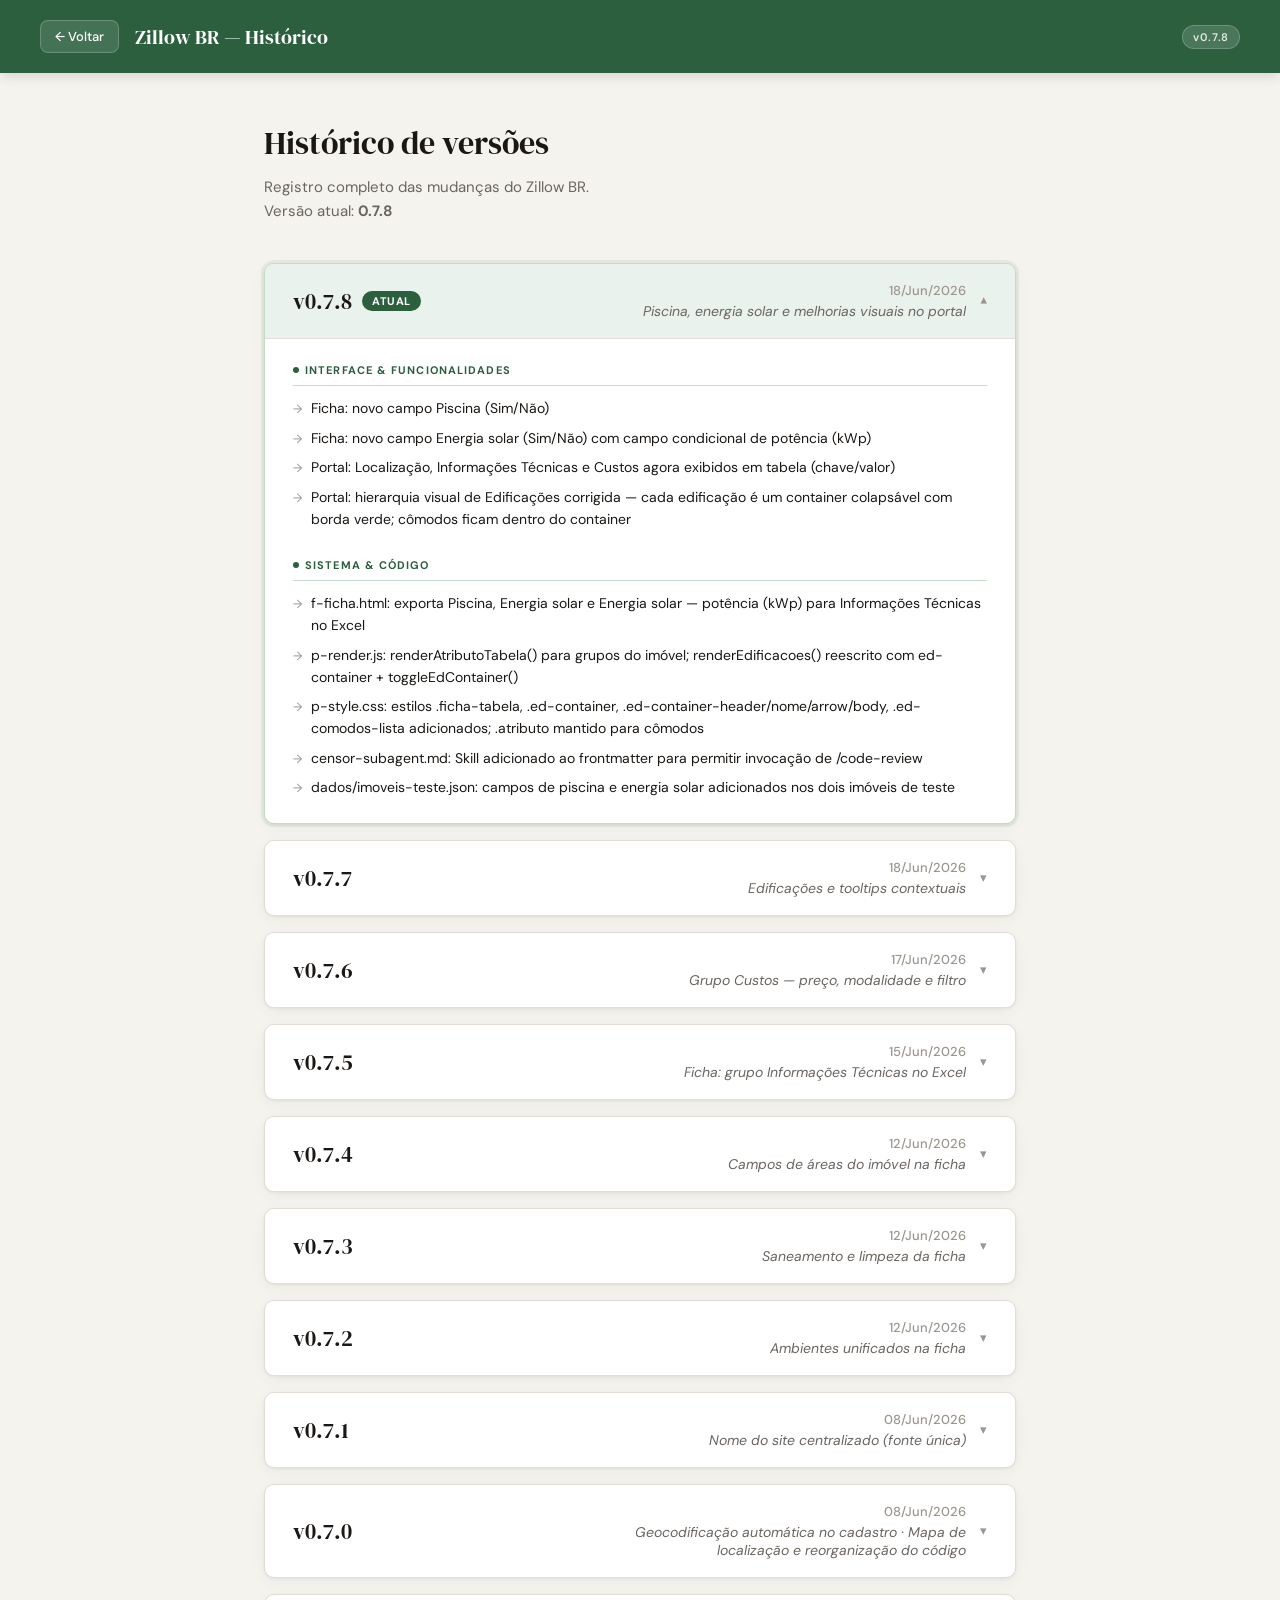
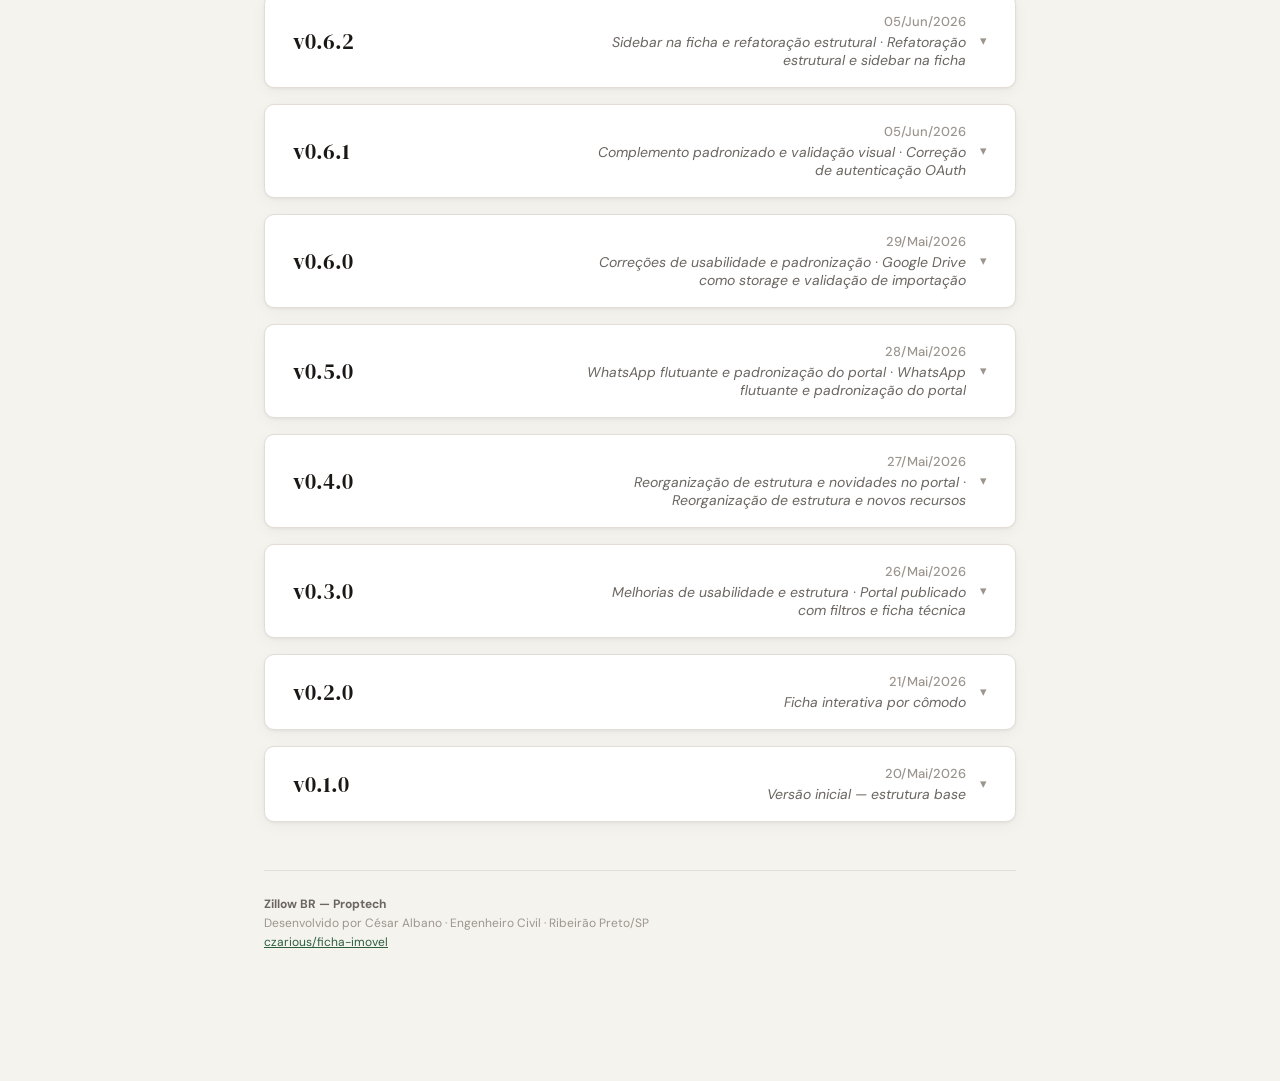
<file: g-changelog.html>
<!-- arquivo: g-changelog.html | versao: 0.7.1 -->
<!DOCTYPE html>
<html lang="pt-BR">
<head>
  <meta charset="UTF-8">
  <meta name="viewport" content="width=device-width, initial-scale=1.0">
  <title>Histórico de versões</title>
  <link rel="preconnect" href="https://fonts.gstatic.com" crossorigin>
  <link href="https://fonts.googleapis.com/css2?family=DM+Serif+Display&family=DM+Sans:wght@300;400;500;600&display=swap" rel="stylesheet">
  <style>
    :root{--bg:#F5F3EE;--surface:#FFFFFF;--surface2:#F9F8F5;--border:#E2DDD6;--text:#1A1714;--text2:#6B6560;--text3:#9C958E;--accent:#2B5F3E;--accent-light:#EAF2ED;--accent-border:#C3DBC9;--radius:10px;--shadow:0 1px 3px rgba(0,0,0,0.06),0 4px 16px rgba(0,0,0,0.04);}
    *{box-sizing:border-box;margin:0;padding:0;}
    body{font-family:'DM Sans',sans-serif;background:var(--bg);color:var(--text);min-height:100vh;padding-bottom:80px;}
    header{background:var(--accent);padding:20px 40px;display:flex;align-items:center;justify-content:space-between;position:sticky;top:0;z-index:10;box-shadow:0 2px 12px rgba(0,0,0,0.15);}
    .header-left{display:flex;align-items:center;gap:16px;}
    .btn-voltar{display:flex;align-items:center;gap:6px;background:rgba(255,255,255,0.12);border:1px solid rgba(255,255,255,0.2);color:white;border-radius:8px;padding:7px 14px;font-family:'DM Sans',sans-serif;font-size:13px;font-weight:500;cursor:pointer;text-decoration:none;transition:background 0.15s;}
    .btn-voltar:hover{background:rgba(255,255,255,0.22);}
    .header-titulo{font-family:'DM Serif Display',serif;color:white;font-size:20px;font-weight:400;}
    .header-badge{background:rgba(255,255,255,0.15);color:rgba(255,255,255,0.85);font-size:11px;font-weight:600;padding:4px 10px;border-radius:20px;letter-spacing:0.06em;border:1px solid rgba(255,255,255,0.2);}
    .container{max-width:800px;margin:0 auto;padding:48px 24px;}
    .intro{margin-bottom:40px;}
    .intro h1{font-family:'DM Serif Display',serif;font-size:32px;font-weight:400;color:var(--text);margin-bottom:10px;}
    .intro p{font-size:15px;color:var(--text2);line-height:1.6;}
    .versao-card{background:var(--surface);border:1px solid var(--border);border-radius:var(--radius);box-shadow:var(--shadow);margin-bottom:16px;overflow:hidden;}
    .versao-card.atual{border-color:var(--accent-border);box-shadow:0 0 0 3px rgba(43,95,62,0.07),var(--shadow);}
    .versao-header{padding:18px 28px;display:flex;align-items:center;justify-content:space-between;gap:16px;}
    .versao-card.atual .versao-header{background:var(--accent-light);}
    .versao-numero{font-family:'DM Serif Display',serif;font-size:22px;font-weight:400;color:var(--text);display:flex;align-items:center;gap:10px;}
    .tag-atual{font-family:'DM Sans',sans-serif;font-size:11px;font-weight:700;background:var(--accent);color:white;padding:3px 10px;border-radius:20px;letter-spacing:0.05em;text-transform:uppercase;}
    .versao-meta{text-align:right;}
    .versao-data{font-size:13px;color:var(--text3);font-weight:500;}
    .versao-titulo{font-size:14px;color:var(--text2);margin-top:3px;font-style:italic;}
    .titulo-1linha{white-space:nowrap;overflow:hidden;text-overflow:ellipsis;max-width:380px;margin-left:auto;}
    .titulo-2linhas{display:-webkit-box;-webkit-line-clamp:2;-webkit-box-orient:vertical;overflow:hidden;max-width:380px;margin-left:auto;}
    .versao-body{padding:24px 28px;border-top:1px solid var(--border);}
    .categoria-bloco{margin-bottom:28px;}
    .categoria-bloco:last-child{margin-bottom:0;}
    .categoria-titulo{font-size:11px;font-weight:700;color:var(--accent);text-transform:uppercase;letter-spacing:0.1em;margin-bottom:12px;padding-bottom:8px;border-bottom:1px solid var(--accent-border);display:flex;align-items:center;gap:6px;}
    .categoria-titulo::before{content:'';display:inline-block;width:6px;height:6px;background:var(--accent);border-radius:50%;flex-shrink:0;}
    .itens-lista{list-style:none;display:flex;flex-direction:column;gap:8px;}
    .itens-lista li{font-size:14px;color:var(--text);line-height:1.55;padding-left:18px;position:relative;}
    .itens-lista li::before{content:'→';position:absolute;left:0;color:var(--text3);font-size:12px;top:2px;}
    .rodape{margin-top:48px;padding-top:24px;border-top:1px solid var(--border);}
    .rodape-info{font-size:12px;color:var(--text3);line-height:1.6;}
    .rodape-info strong{color:var(--text2);}
    .rodape-info a{color:var(--accent);}

    /* ── Accordion ───────────────────────────────────── */
    .acc-header{cursor:pointer;user-select:none;}
    .acc-header-right{display:flex;align-items:center;gap:14px;}
    .acc-arrow{font-size:13px;color:var(--text3);transition:transform .2s;flex-shrink:0;}
    .acc.aberto > .acc-header .acc-arrow{transform:rotate(180deg);}
    .acc-body{display:none;}
    .acc.aberto > .acc-body{display:block;}
    .acc-body-split{padding:8px 0 4px;}
    .acc-sub{border:1px solid var(--border);border-radius:8px;margin:14px 28px;overflow:hidden;}
    .acc-sub-header{display:flex;align-items:center;justify-content:space-between;gap:12px;padding:13px 20px;background:var(--surface2);}
    .acc-sub-titulo{font-size:14px;font-weight:600;color:var(--text);flex:1;min-width:0;overflow:hidden;text-overflow:ellipsis;white-space:nowrap;}
    .acc-sub .versao-body{padding:18px 20px;}

    @media(max-width:600px){header{padding:16px 18px;}.container{padding:28px 14px;}.versao-header{padding:16px 18px;}.versao-body{padding:16px 18px;}.versao-meta{text-align:left;}.acc-sub{margin:12px 14px;}}
  </style>
</head>
<body>
<header>
  <div class="header-left">
    <button class="btn-voltar" onclick="voltar()">← Voltar</button>
    <span class="header-titulo" id="cab-titulo"></span>
  </div>
  <span class="header-badge" id="badge-versao">v0.0.0</span>
</header>

<div class="container">
  <div class="intro">
    <h1>Histórico de versões</h1>
    <p>Registro completo das mudanças do <span id="intro-nome"></span>.<br>
    Versão atual: <strong id="versao-atual-texto">0.0.0</strong></p>
  </div>

  <div id="lista"></div>

  <div class="rodape">
    <div class="rodape-info">
      <strong id="rodape-nome"></strong><br>
      Desenvolvido por César Albano · Engenheiro Civil · Ribeirão Preto/SP<br>
      <a href="https://github.com/czarious/ficha-imovel" target="_blank">czarious/ficha-imovel</a>
    </div>
  </div>
</div>

<script src="js/g-config.js"></script>
<script src="js/g-versao.js"></script>
<script>
  document.getElementById('badge-versao').textContent       = 'v' + VERSAO_PORTAL;
  document.getElementById('versao-atual-texto').textContent = VERSAO_PORTAL;

  /* Nome do site — fonte única: APP_NOME (g-config.js) */
  document.title = 'Histórico de versões — ' + APP_NOME;
  document.getElementById('cab-titulo').textContent  = APP_NOME + ' — Histórico';
  document.getElementById('intro-nome').textContent  = APP_NOME;
  document.getElementById('rodape-nome').textContent = APP_NOME + ' — Proptech';

  function voltar() {
    if (history.length > 1) history.back();
    else window.location.href = 'index.html';
  }

  /* ── helpers de render ───────────────────────────────── */
  function cmpVersaoDesc(a, b) {
    const pa = a.split('.').map(Number), pb = b.split('.').map(Number);
    for (let i = 0; i < 3; i++) {
      if ((pa[i] || 0) !== (pb[i] || 0)) return (pb[i] || 0) - (pa[i] || 0);
    }
    return 0;
  }
  function renderGrupos(grupos) {
    return (grupos || []).map(g => `
      <div class="categoria-bloco">
        <div class="categoria-titulo">${g.categoria}</div>
        <ul class="itens-lista">${g.itens.map(i => `<li>${i}</li>`).join('')}</ul>
      </div>`).join('');
  }

  /* ── mapeia as 3 fontes por número de versão ─────────── */
  const porVersao = (arr) => Object.fromEntries((arr || []).map(v => [v.versao, v]));
  const geral  = porVersao(typeof CHANGELOG_GERAL !== 'undefined' ? CHANGELOG_GERAL : []);
  const ficha  = porVersao(CHANGELOG);
  const portal = porVersao(CHANGELOG_PORTAL);

  const versoes = [...new Set([
    ...Object.keys(geral), ...Object.keys(ficha), ...Object.keys(portal)
  ])].sort(cmpVersaoDesc);

  const lista = document.getElementById('lista');

  versoes.forEach(v => {
    const isAtual = (v === VERSAO_PORTAL);
    const abertaCls = isAtual ? ' atual aberto' : '';
    const tag = isAtual ? '<span class="tag-atual">Atual</span>' : '';
    let bloco;

    if (geral[v]) {
      /* Unificada (≥ 0.7.1): accordion único, sem divisão */
      const e = geral[v];
      bloco = `
        <div class="acc versao-card${abertaCls}">
          <div class="acc-header versao-header">
            <div class="versao-numero">v${v}${tag}</div>
            <div class="acc-header-right">
              <div class="versao-meta">
                <div class="versao-data">${e.data || ''}</div>
                <div class="versao-titulo titulo-1linha">${e.titulo || ''}</div>
              </div>
              <span class="acc-arrow">▾</span>
            </div>
          </div>
          <div class="acc-body versao-body">${renderGrupos(e.grupos)}</div>
        </div>`;
    } else {
      /* Antiga (≤ 0.7.0): versão → Ficha / Portal (cada um abre sozinho) */
      const f = ficha[v], p = portal[v];
      const resumo = [f && f.titulo, p && p.titulo].filter(Boolean).join(' · ');
      const data   = (f && f.data) || (p && p.data) || '';
      const sub = (rotulo, e) => e ? `
        <div class="acc acc-sub">
          <div class="acc-header acc-sub-header">
            <span class="acc-sub-titulo">${rotulo} — ${e.titulo || ''}</span>
            <span class="acc-arrow">▾</span>
          </div>
          <div class="acc-body versao-body">${renderGrupos(e.grupos)}</div>
        </div>` : '';
      bloco = `
        <div class="acc versao-card${abertaCls}">
          <div class="acc-header versao-header">
            <div class="versao-numero">v${v}${tag}</div>
            <div class="acc-header-right">
              <div class="versao-meta"><div class="versao-data">${data}</div><div class="versao-titulo titulo-2linhas">${resumo}</div></div>
              <span class="acc-arrow">▾</span>
            </div>
          </div>
          <div class="acc-body acc-body-split">
            ${sub('Ficha', f)}
            ${sub('Portal', p)}
          </div>
        </div>`;
    }
    lista.insertAdjacentHTML('beforeend', bloco);
  });

  /* ── toggle delegado (funciona aninhado: pega o header mais próximo) ── */
  lista.addEventListener('click', (e) => {
    const header = e.target.closest('.acc-header');
    if (!header) return;
    const acc = header.closest('.acc');
    if (acc) acc.classList.toggle('aberto');
  });
</script>
</body>
</html>
</file>
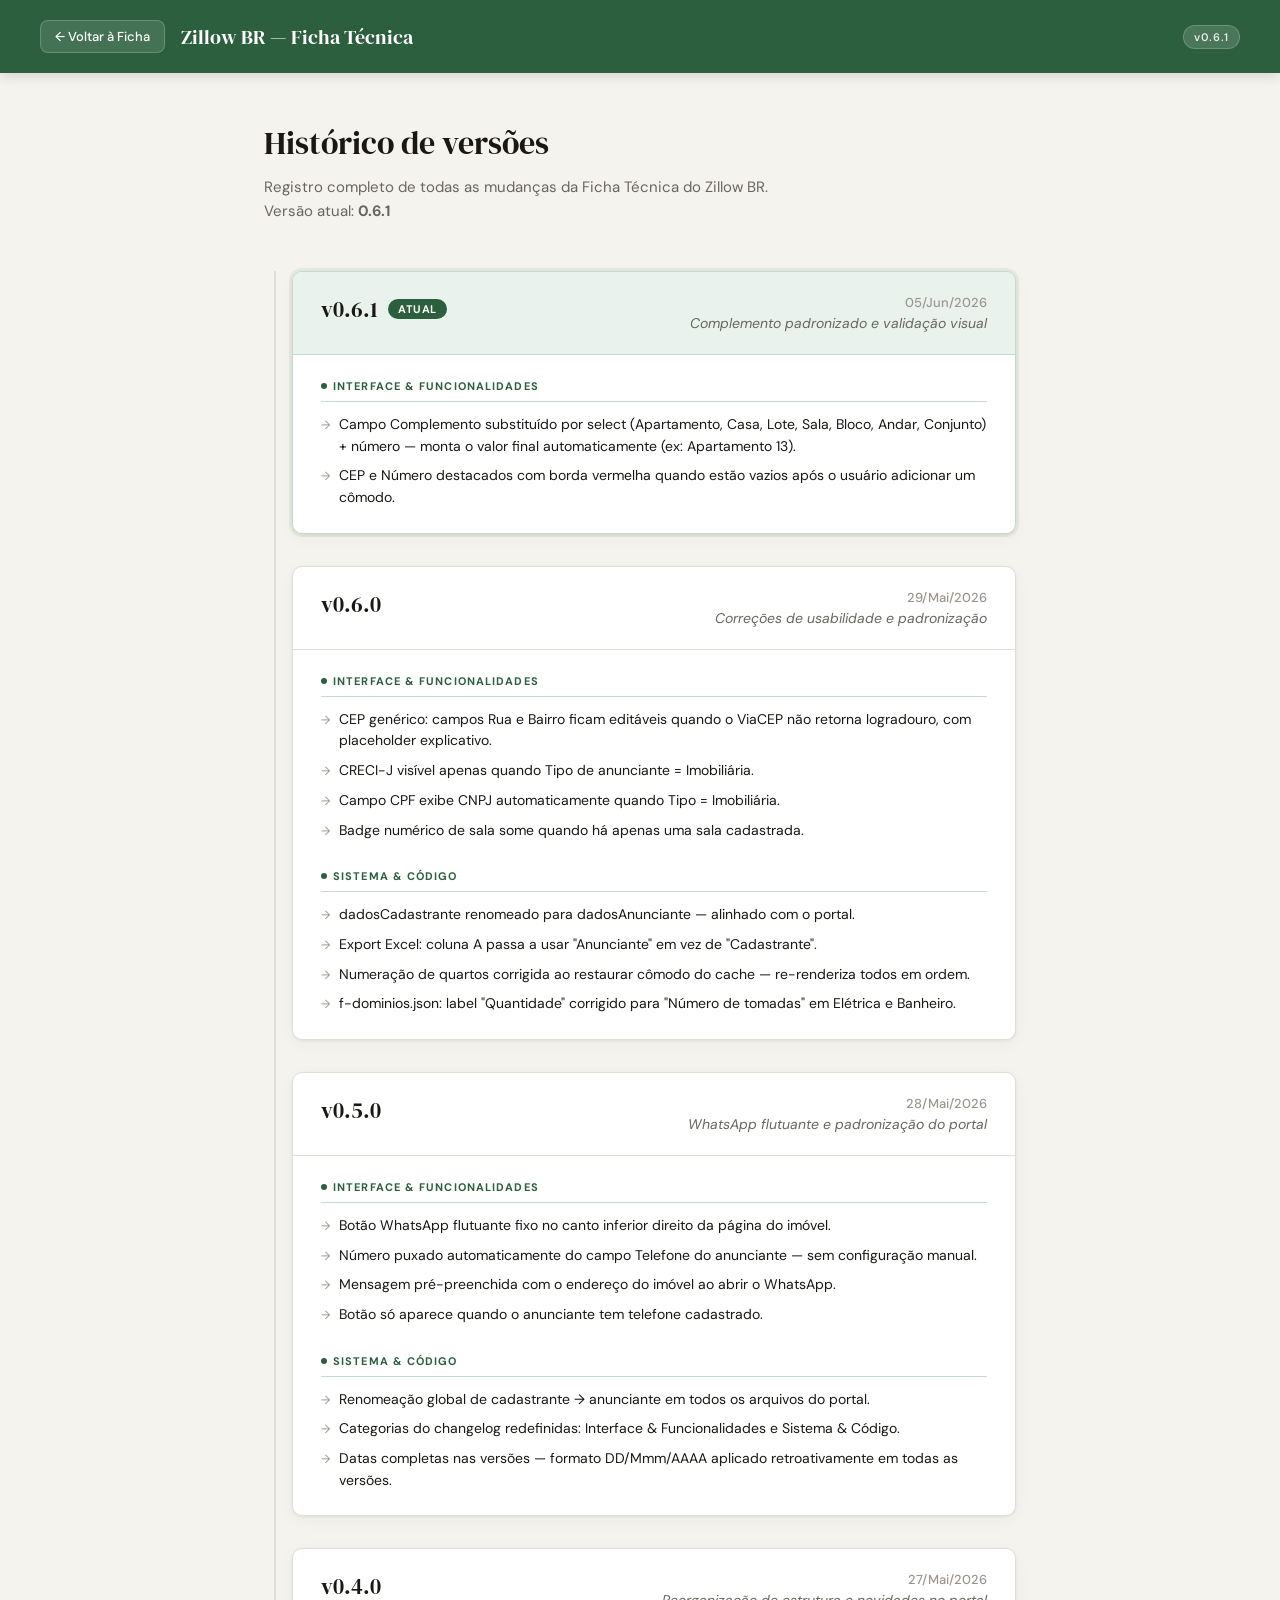
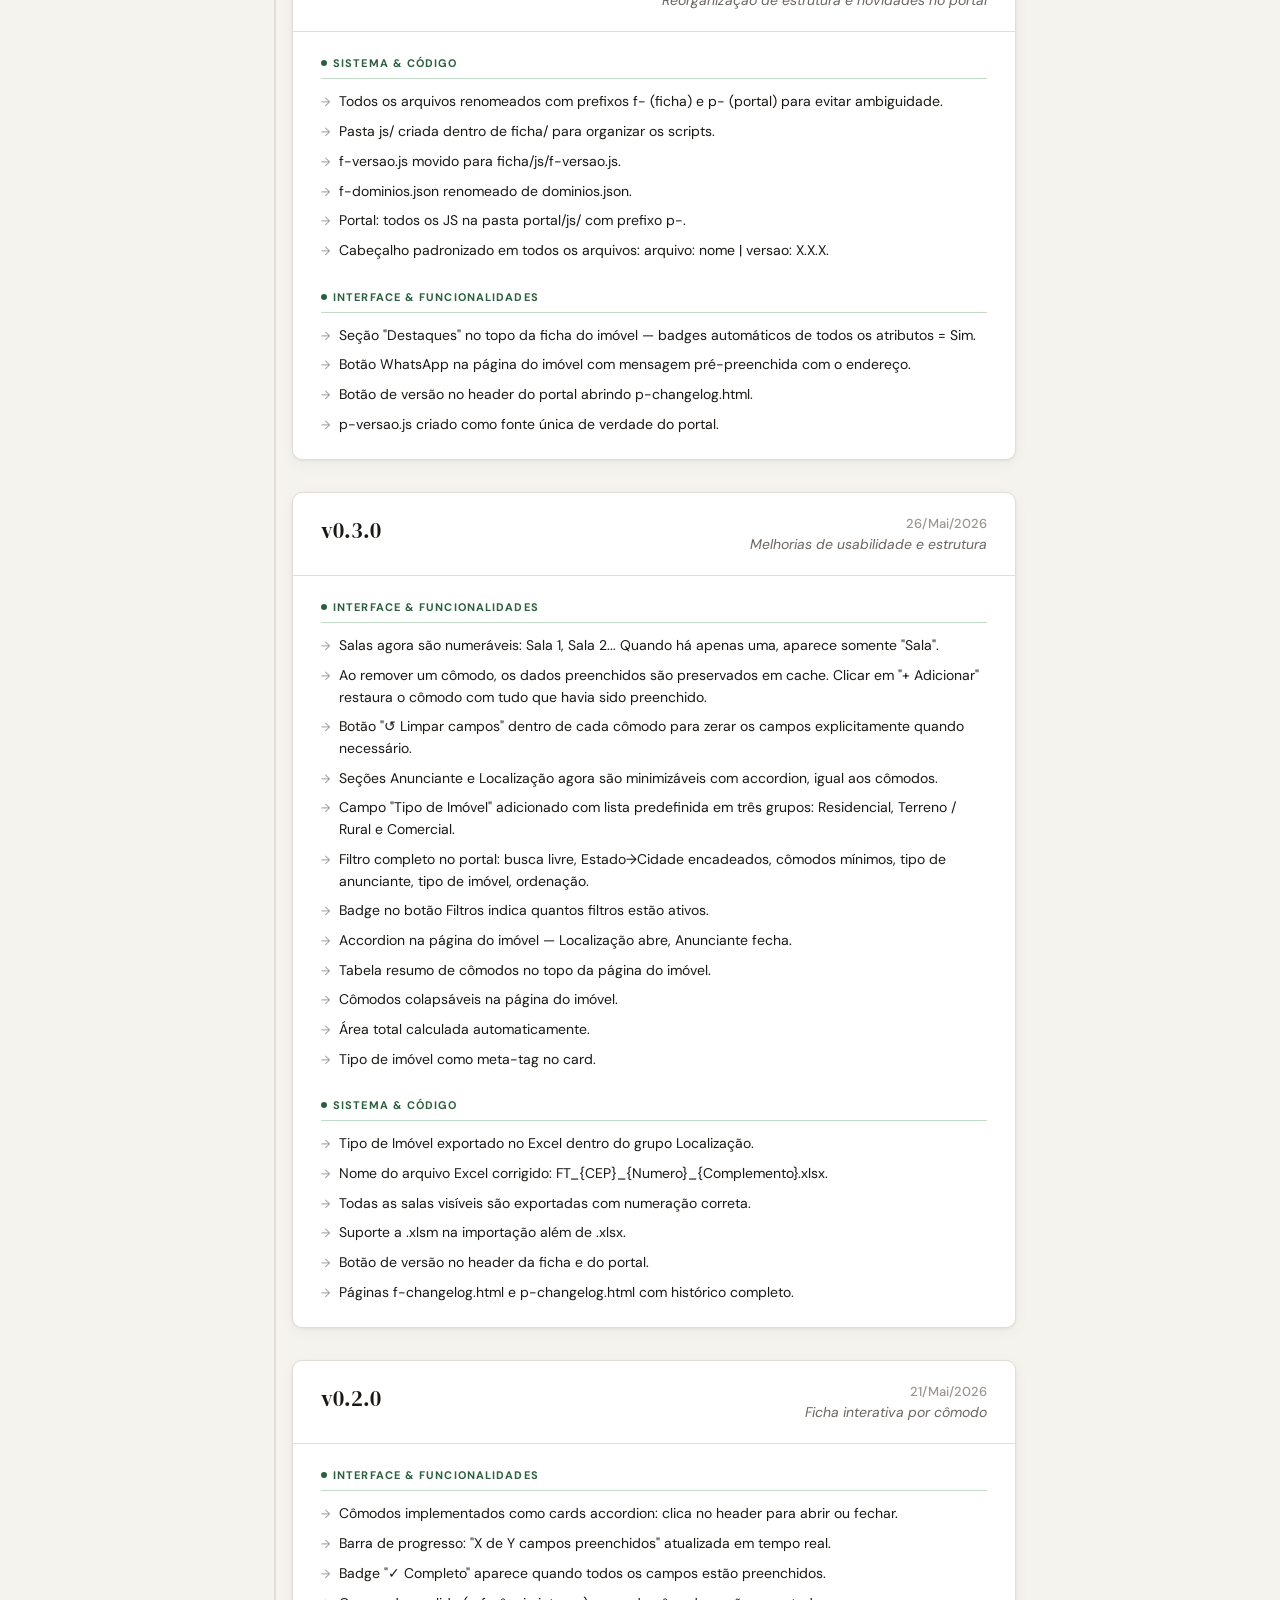
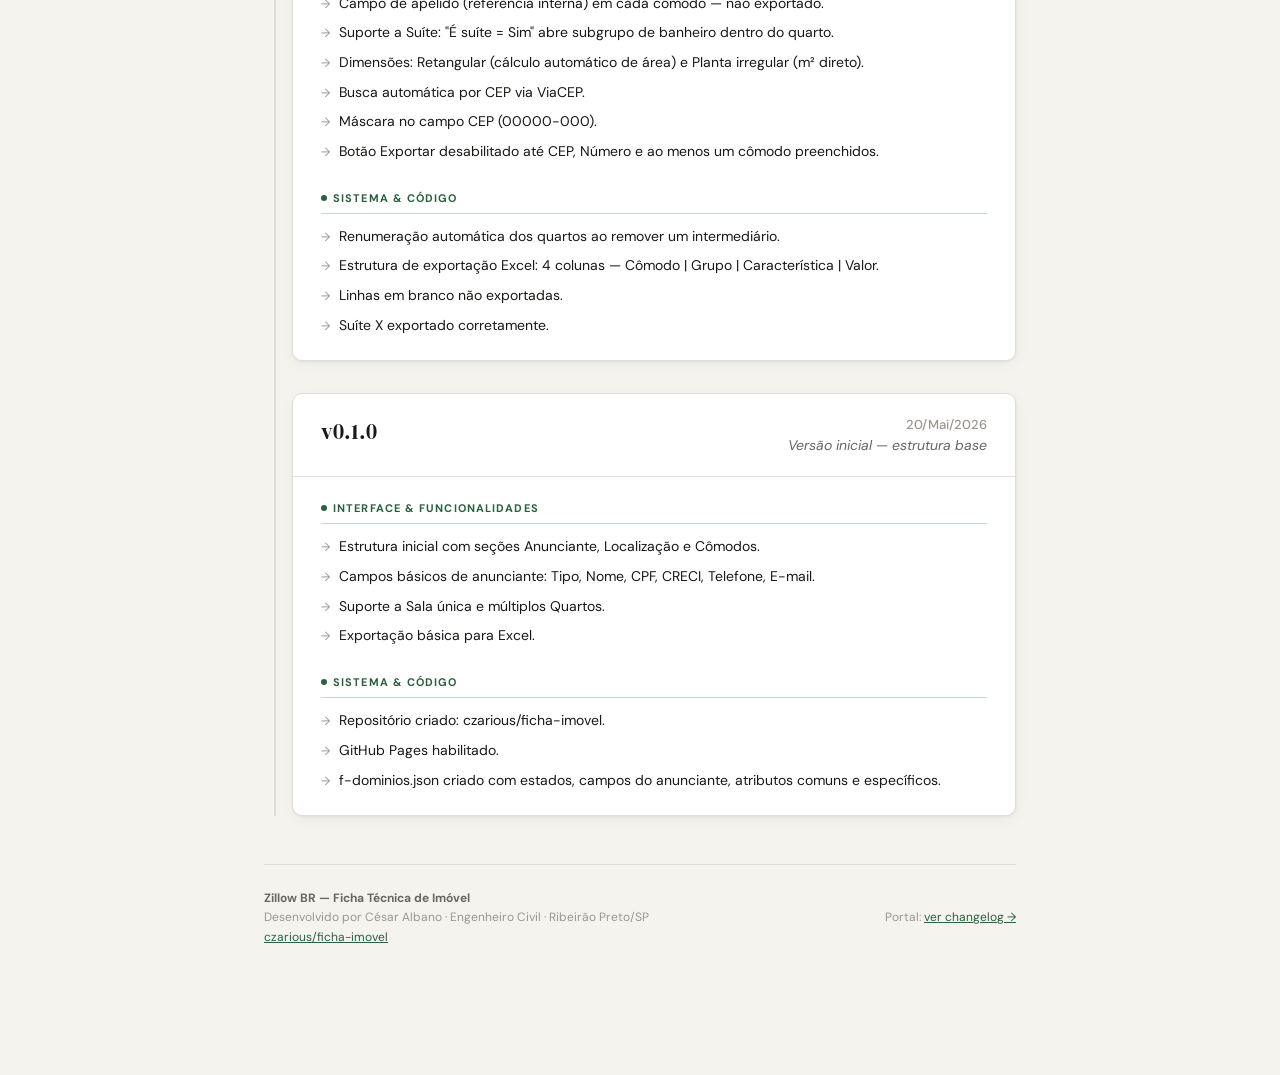
<file: ficha/f-changelog.html>
<!-- arquivo: f-changelog.html | versao: 0.4.0 -->
<!DOCTYPE html>
<html lang="pt-BR">
<head>
  <meta charset="UTF-8">
  <meta name="viewport" content="width=device-width, initial-scale=1.0">
  <title>Changelog — Zillow BR Ficha Técnica</title>
  <link href="https://fonts.googleapis.com/css2?family=DM+Serif+Display&family=DM+Sans:wght@300;400;500;600&display=swap" rel="stylesheet">
  <style>
    :root{--bg:#F5F3EE;--surface:#FFFFFF;--surface2:#F9F8F5;--border:#E2DDD6;--text:#1A1714;--text2:#6B6560;--text3:#9C958E;--accent:#2B5F3E;--accent-light:#EAF2ED;--accent-border:#C3DBC9;--radius:10px;--shadow:0 1px 3px rgba(0,0,0,0.06),0 4px 16px rgba(0,0,0,0.04);}
    *{box-sizing:border-box;margin:0;padding:0;}
    body{font-family:'DM Sans',sans-serif;background:var(--bg);color:var(--text);min-height:100vh;padding-bottom:80px;}
    header{background:var(--accent);padding:20px 40px;display:flex;align-items:center;justify-content:space-between;position:sticky;top:0;z-index:10;box-shadow:0 2px 12px rgba(0,0,0,0.15);}
    .header-left{display:flex;align-items:center;gap:16px;}
    .btn-voltar{display:flex;align-items:center;gap:6px;background:rgba(255,255,255,0.12);border:1px solid rgba(255,255,255,0.2);color:white;border-radius:8px;padding:7px 14px;font-family:'DM Sans',sans-serif;font-size:13px;font-weight:500;cursor:pointer;text-decoration:none;transition:background 0.15s;}
    .btn-voltar:hover{background:rgba(255,255,255,0.22);}
    .header-titulo{font-family:'DM Serif Display',serif;color:white;font-size:20px;font-weight:400;}
    .header-badge{background:rgba(255,255,255,0.15);color:rgba(255,255,255,0.85);font-size:11px;font-weight:600;padding:4px 10px;border-radius:20px;letter-spacing:0.06em;border:1px solid rgba(255,255,255,0.2);}
    .container{max-width:800px;margin:0 auto;padding:48px 24px;}
    .intro{margin-bottom:48px;}
    .intro h1{font-family:'DM Serif Display',serif;font-size:32px;font-weight:400;color:var(--text);margin-bottom:10px;}
    .intro p{font-size:15px;color:var(--text2);line-height:1.6;}
    .timeline{position:relative;padding-left:28px;}
    .timeline::before{content:'';position:absolute;left:10px;top:0;bottom:0;width:2px;background:var(--border);}
    .versao-card{background:var(--surface);border:1px solid var(--border);border-radius:var(--radius);box-shadow:var(--shadow);margin-bottom:32px;overflow:hidden;position:relative;}
    .versao-card::before{content:'';position:absolute;left:-23px;top:28px;width:10px;height:10px;border-radius:50%;background:var(--border);border:2px solid var(--bg);z-index:1;}
    .versao-card.atual{border-color:var(--accent-border);box-shadow:0 0 0 3px rgba(43,95,62,0.07),var(--shadow);}
    .versao-card.atual::before{background:var(--accent);box-shadow:0 0 0 3px rgba(43,95,62,0.2);}
    .versao-header{padding:22px 28px;border-bottom:1px solid var(--border);display:flex;align-items:flex-start;justify-content:space-between;gap:16px;flex-wrap:wrap;}
    .versao-card.atual .versao-header{background:var(--accent-light);border-color:var(--accent-border);}
    .versao-numero{font-family:'DM Serif Display',serif;font-size:22px;font-weight:400;color:var(--text);display:flex;align-items:center;gap:10px;}
    .tag-atual{font-family:'DM Sans',sans-serif;font-size:11px;font-weight:700;background:var(--accent);color:white;padding:3px 10px;border-radius:20px;letter-spacing:0.05em;text-transform:uppercase;}
    .versao-meta{text-align:right;}
    .versao-data{font-size:13px;color:var(--text3);font-weight:500;}
    .versao-titulo{font-size:14px;color:var(--text2);margin-top:3px;font-style:italic;}
    .versao-body{padding:24px 28px;}
    .categoria-bloco{margin-bottom:28px;}
    .categoria-bloco:last-child{margin-bottom:0;}
    .categoria-titulo{font-size:11px;font-weight:700;color:var(--accent);text-transform:uppercase;letter-spacing:0.1em;margin-bottom:12px;padding-bottom:8px;border-bottom:1px solid var(--accent-border);display:flex;align-items:center;gap:6px;}
    .categoria-titulo::before{content:'';display:inline-block;width:6px;height:6px;background:var(--accent);border-radius:50%;flex-shrink:0;}
    .itens-lista{list-style:none;display:flex;flex-direction:column;gap:8px;}
    .itens-lista li{font-size:14px;color:var(--text);line-height:1.55;padding-left:18px;position:relative;}
    .itens-lista li::before{content:'→';position:absolute;left:0;color:var(--text3);font-size:12px;top:2px;}
    .rodape{margin-top:48px;padding-top:24px;border-top:1px solid var(--border);display:flex;align-items:center;justify-content:space-between;gap:12px;flex-wrap:wrap;}
    .rodape-info{font-size:12px;color:var(--text3);line-height:1.6;}
    .rodape-info strong{color:var(--text2);}
    .rodape-info a{color:var(--accent);}
    @media(max-width:600px){header{padding:16px 18px;}.container{padding:28px 14px;}.versao-header,.versao-body{padding:16px 18px;}.versao-meta{text-align:left;}.timeline{padding-left:0;}.timeline::before,.versao-card::before{display:none;}}
  </style>
</head>
<body>
<header>
  <div class="header-left">
    <a href="index.html" class="btn-voltar">← Voltar à Ficha</a>
    <span class="header-titulo">Zillow BR — Ficha Técnica</span>
  </div>
  <span class="header-badge" id="badge-versao">v0.3.0</span>
</header>
<div class="container">
  <div class="intro">
    <h1>Histórico de versões</h1>
    <p>Registro completo de todas as mudanças da Ficha Técnica do Zillow BR.<br>
    Versão atual: <strong id="versao-atual-texto">0.3.0</strong></p>
  </div>
  <div class="timeline" id="timeline"></div>
  <div class="rodape">
    <div class="rodape-info">
      <strong>Zillow BR — Ficha Técnica de Imóvel</strong><br>
      Desenvolvido por César Albano · Engenheiro Civil · Ribeirão Preto/SP<br>
      <a href="https://github.com/czarious/ficha-imovel" target="_blank">czarious/ficha-imovel</a>
    </div>
    <div class="rodape-info" style="text-align:right">
      Portal: <a href="../portal/p-changelog.html">ver changelog →</a>
    </div>
  </div>
</div>
<script src="js/f-versao.js"></script>
<script>
  document.getElementById('badge-versao').textContent       = 'v' + VERSAO_ATUAL;
  document.getElementById('versao-atual-texto').textContent = VERSAO_ATUAL;
  const timeline = document.getElementById('timeline');
  CHANGELOG.forEach(versao => {
    const isAtual = versao.versao === VERSAO_ATUAL;
    const gruposHTML = versao.grupos.map(g => `
      <div class="categoria-bloco">
        <div class="categoria-titulo">${g.categoria}</div>
        <ul class="itens-lista">${g.itens.map(i => `<li>${i}</li>`).join('')}</ul>
      </div>`).join('');
    const card = document.createElement('div');
    card.className = 'versao-card' + (isAtual ? ' atual' : '');
    card.innerHTML = `
      <div class="versao-header">
        <div class="versao-numero">v${versao.versao}${isAtual?'<span class="tag-atual">Atual</span>':''}</div>
        <div class="versao-meta">
          <div class="versao-data">${versao.data}</div>
          <div class="versao-titulo">${versao.titulo}</div>
        </div>
      </div>
      <div class="versao-body">${gruposHTML}</div>`;
    timeline.appendChild(card);
  });
</script>
</body>
</html>
</file>
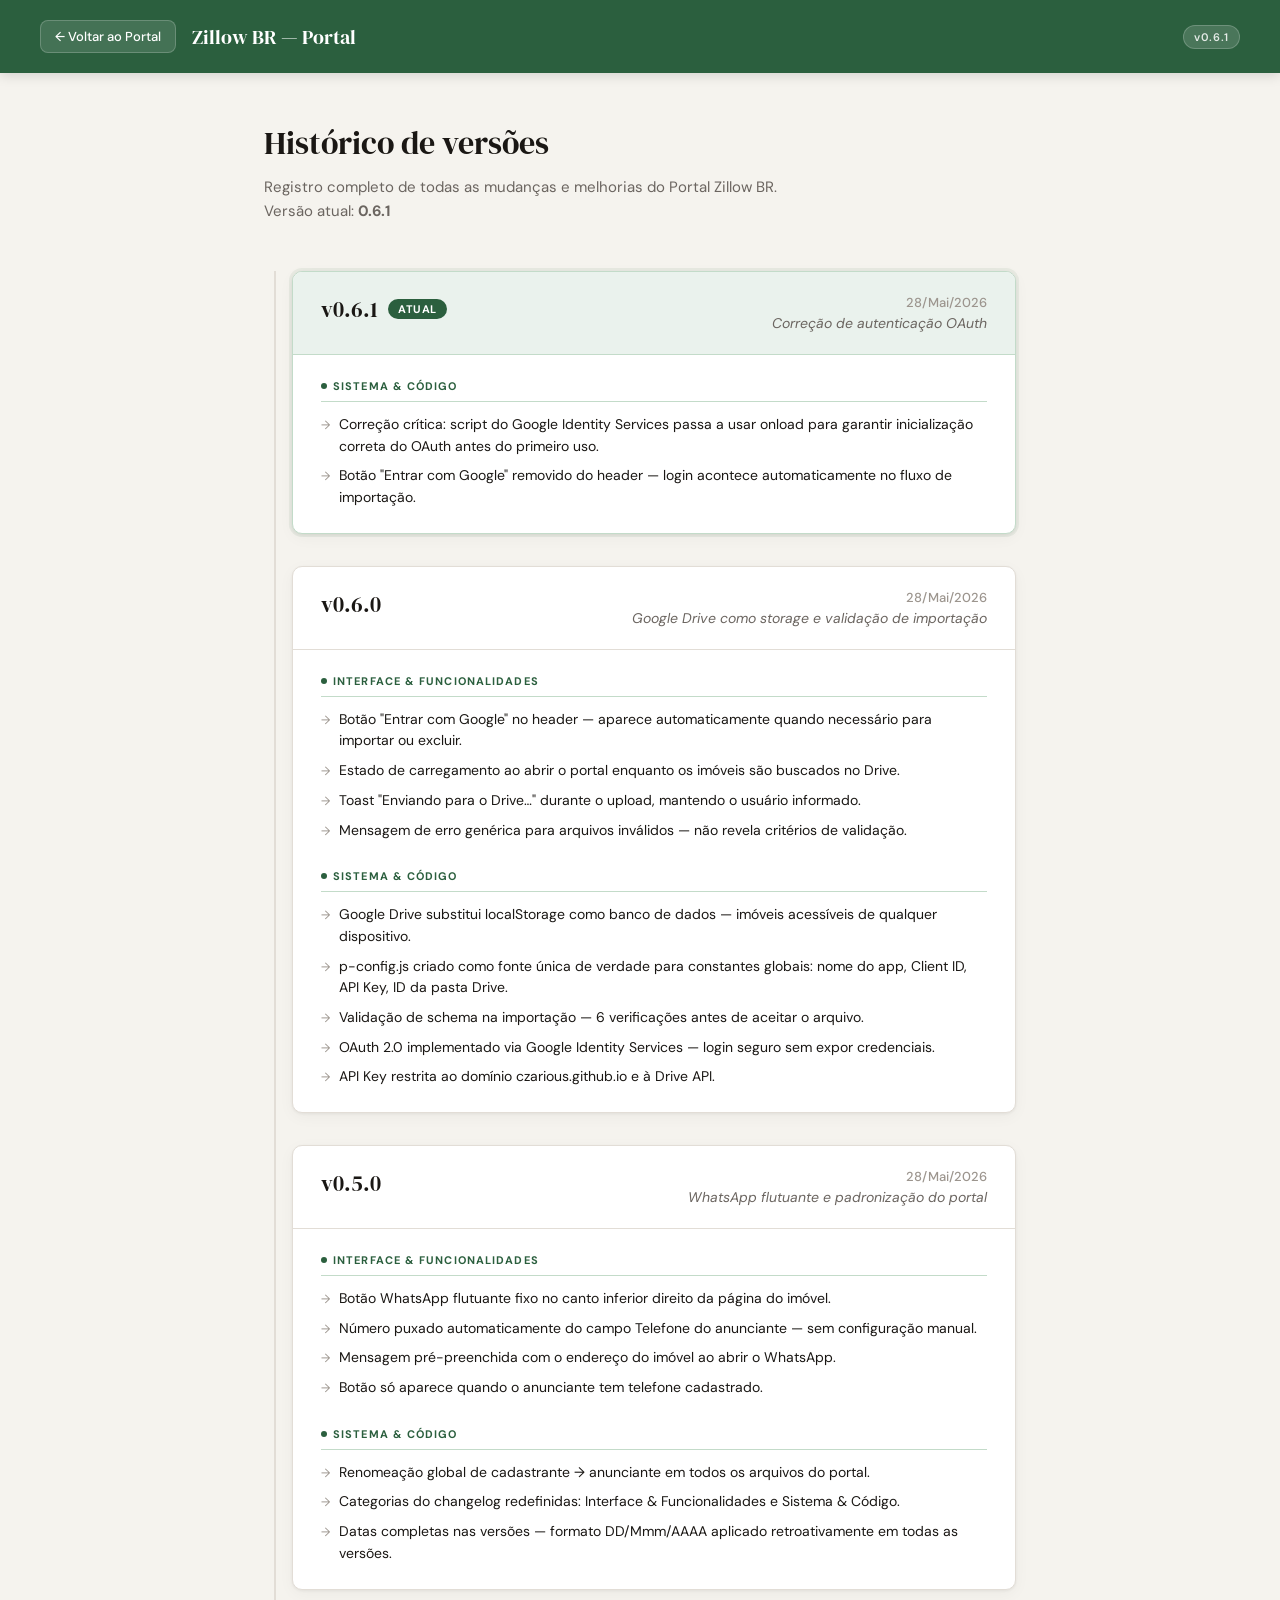
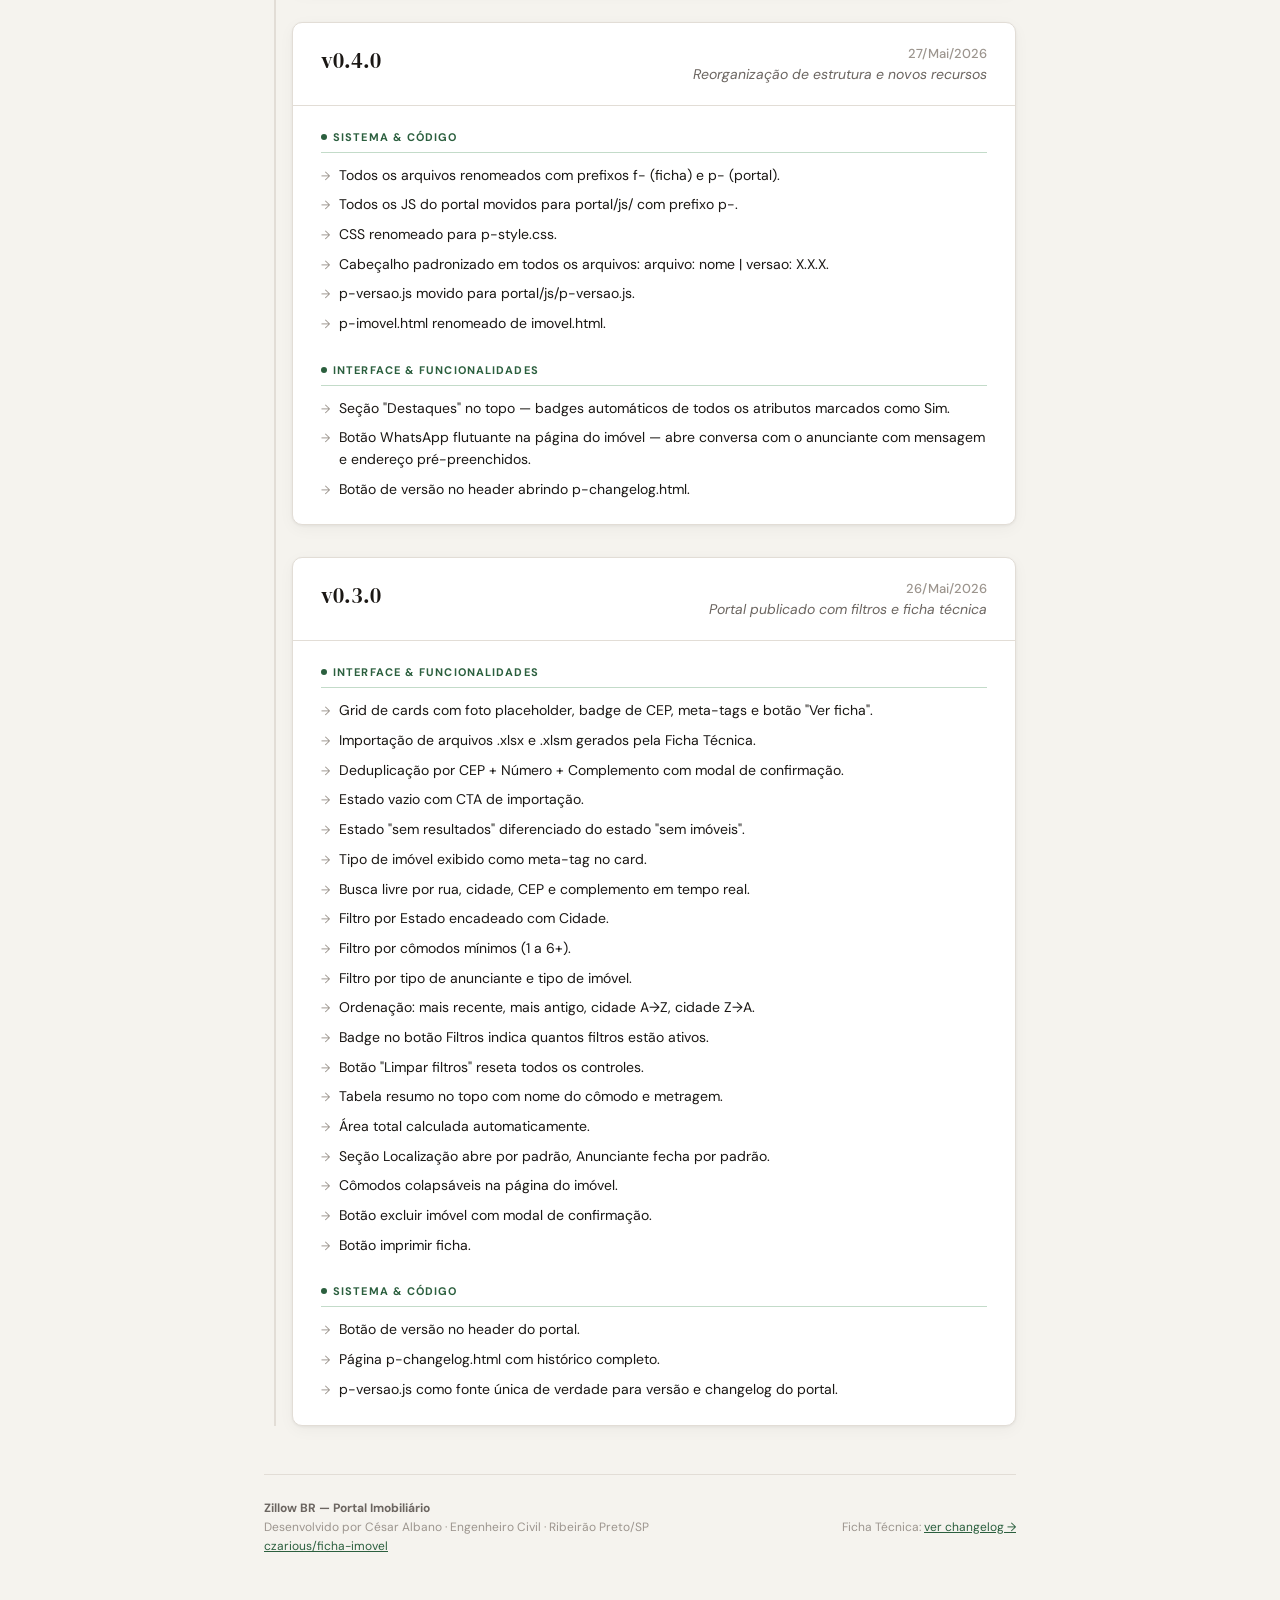
<file: portal/p-changelog.html>
<!-- arquivo: p-changelog.html | versao: 0.4.0 -->
<!DOCTYPE html>
<html lang="pt-BR">
<head>
  <meta charset="UTF-8">
  <meta name="viewport" content="width=device-width, initial-scale=1.0">
  <title>Changelog — Zillow BR Portal</title>
  <link href="https://fonts.googleapis.com/css2?family=DM+Serif+Display&family=DM+Sans:wght@300;400;500;600&display=swap" rel="stylesheet">
  <style>
    :root {
      --bg:#F5F3EE; --surface:#FFFFFF; --surface2:#F9F8F5;
      --border:#E2DDD6; --text:#1A1714; --text2:#6B6560; --text3:#9C958E;
      --accent:#2B5F3E; --accent-light:#EAF2ED; --accent-border:#C3DBC9;
      --radius:10px; --shadow:0 1px 3px rgba(0,0,0,0.06),0 4px 16px rgba(0,0,0,0.04);
    }
    *{box-sizing:border-box;margin:0;padding:0;}
    body{font-family:'DM Sans',sans-serif;background:var(--bg);color:var(--text);min-height:100vh;padding-bottom:80px;}
    header{background:var(--accent);padding:20px 40px;display:flex;align-items:center;justify-content:space-between;position:sticky;top:0;z-index:10;box-shadow:0 2px 12px rgba(0,0,0,0.15);}
    .header-left{display:flex;align-items:center;gap:16px;}
    .btn-voltar{display:flex;align-items:center;gap:6px;background:rgba(255,255,255,0.12);border:1px solid rgba(255,255,255,0.2);color:white;border-radius:8px;padding:7px 14px;font-family:'DM Sans',sans-serif;font-size:13px;font-weight:500;cursor:pointer;text-decoration:none;transition:background 0.15s;}
    .btn-voltar:hover{background:rgba(255,255,255,0.22);}
    .header-titulo{font-family:'DM Serif Display',serif;color:white;font-size:20px;font-weight:400;}
    .header-badge{background:rgba(255,255,255,0.15);color:rgba(255,255,255,0.85);font-size:11px;font-weight:600;padding:4px 10px;border-radius:20px;letter-spacing:0.06em;border:1px solid rgba(255,255,255,0.2);}
    .container{max-width:800px;margin:0 auto;padding:48px 24px;}
    .intro{margin-bottom:48px;}
    .intro h1{font-family:'DM Serif Display',serif;font-size:32px;font-weight:400;color:var(--text);margin-bottom:10px;}
    .intro p{font-size:15px;color:var(--text2);line-height:1.6;}
    .timeline{position:relative;padding-left:28px;}
    .timeline::before{content:'';position:absolute;left:10px;top:0;bottom:0;width:2px;background:var(--border);}
    .versao-card{background:var(--surface);border:1px solid var(--border);border-radius:var(--radius);box-shadow:var(--shadow);margin-bottom:32px;overflow:hidden;position:relative;}
    .versao-card::before{content:'';position:absolute;left:-23px;top:28px;width:10px;height:10px;border-radius:50%;background:var(--border);border:2px solid var(--bg);z-index:1;}
    .versao-card.atual{border-color:var(--accent-border);box-shadow:0 0 0 3px rgba(43,95,62,0.07),var(--shadow);}
    .versao-card.atual::before{background:var(--accent);box-shadow:0 0 0 3px rgba(43,95,62,0.2);}
    .versao-header{padding:22px 28px;border-bottom:1px solid var(--border);display:flex;align-items:flex-start;justify-content:space-between;gap:16px;flex-wrap:wrap;}
    .versao-card.atual .versao-header{background:var(--accent-light);border-color:var(--accent-border);}
    .versao-numero{font-family:'DM Serif Display',serif;font-size:22px;font-weight:400;color:var(--text);display:flex;align-items:center;gap:10px;}
    .tag-atual{font-family:'DM Sans',sans-serif;font-size:11px;font-weight:700;background:var(--accent);color:white;padding:3px 10px;border-radius:20px;letter-spacing:0.05em;text-transform:uppercase;}
    .versao-meta{text-align:right;}
    .versao-data{font-size:13px;color:var(--text3);font-weight:500;}
    .versao-titulo{font-size:14px;color:var(--text2);margin-top:3px;font-style:italic;}
    .versao-body{padding:24px 28px;}
    .categoria-bloco{margin-bottom:28px;}
    .categoria-bloco:last-child{margin-bottom:0;}
    .categoria-titulo{font-size:11px;font-weight:700;color:var(--accent);text-transform:uppercase;letter-spacing:0.1em;margin-bottom:12px;padding-bottom:8px;border-bottom:1px solid var(--accent-border);display:flex;align-items:center;gap:6px;}
    .categoria-titulo::before{content:'';display:inline-block;width:6px;height:6px;background:var(--accent);border-radius:50%;flex-shrink:0;}
    .itens-lista{list-style:none;display:flex;flex-direction:column;gap:8px;}
    .itens-lista li{font-size:14px;color:var(--text);line-height:1.55;padding-left:18px;position:relative;}
    .itens-lista li::before{content:'→';position:absolute;left:0;color:var(--text3);font-size:12px;top:2px;}
    .rodape{margin-top:48px;padding-top:24px;border-top:1px solid var(--border);display:flex;align-items:center;justify-content:space-between;gap:12px;flex-wrap:wrap;}
    .rodape-info{font-size:12px;color:var(--text3);line-height:1.6;}
    .rodape-info strong{color:var(--text2);}
    .rodape-info a{color:var(--accent);}
    @media(max-width:600px){header{padding:16px 18px;}.container{padding:28px 14px;}.versao-header{padding:16px 18px;}.versao-body{padding:16px 18px;}.versao-meta{text-align:left;}.timeline{padding-left:0;}.timeline::before{display:none;}.versao-card::before{display:none;}}
  </style>
</head>
<body>
<header>
  <div class="header-left">
    <a href="index.html" class="btn-voltar">← Voltar ao Portal</a>
    <span class="header-titulo">Zillow BR — Portal</span>
  </div>
  <span class="header-badge" id="badge-versao">v0.3.0</span>
</header>

<div class="container">
  <div class="intro">
    <h1>Histórico de versões</h1>
    <p>Registro completo de todas as mudanças e melhorias do Portal Zillow BR.<br>
    Versão atual: <strong id="versao-atual-texto">0.3.0</strong></p>
  </div>
  <div class="timeline" id="timeline"></div>
  <div class="rodape">
    <div class="rodape-info">
      <strong>Zillow BR — Portal Imobiliário</strong><br>
      Desenvolvido por César Albano · Engenheiro Civil · Ribeirão Preto/SP<br>
      <a href="https://github.com/czarious/ficha-imovel" target="_blank">czarious/ficha-imovel</a>
    </div>
    <div class="rodape-info" style="text-align:right">
      Ficha Técnica: <a href="../ficha/f-changelog.html">ver changelog →</a>
    </div>
  </div>
</div>

<script src="js/p-versao.js"></script>
<script>
  document.getElementById('badge-versao').textContent       = 'v' + VERSAO_PORTAL;
  document.getElementById('versao-atual-texto').textContent = VERSAO_PORTAL;

  const timeline = document.getElementById('timeline');
  CHANGELOG_PORTAL.forEach(versao => {
    const isAtual = versao.versao === VERSAO_PORTAL;
    const gruposHTML = versao.grupos.map(g => `
      <div class="categoria-bloco">
        <div class="categoria-titulo">${g.categoria}</div>
        <ul class="itens-lista">${g.itens.map(i => `<li>${i}</li>`).join('')}</ul>
      </div>`).join('');
    const card = document.createElement('div');
    card.className = 'versao-card' + (isAtual ? ' atual' : '');
    card.innerHTML = `
      <div class="versao-header">
        <div class="versao-numero">v${versao.versao}${isAtual ? '<span class="tag-atual">Atual</span>' : ''}</div>
        <div class="versao-meta">
          <div class="versao-data">${versao.data}</div>
          <div class="versao-titulo">${versao.titulo}</div>
        </div>
      </div>
      <div class="versao-body">${gruposHTML}</div>`;
    timeline.appendChild(card);
  });
</script>
</body>
</html>
</file>
